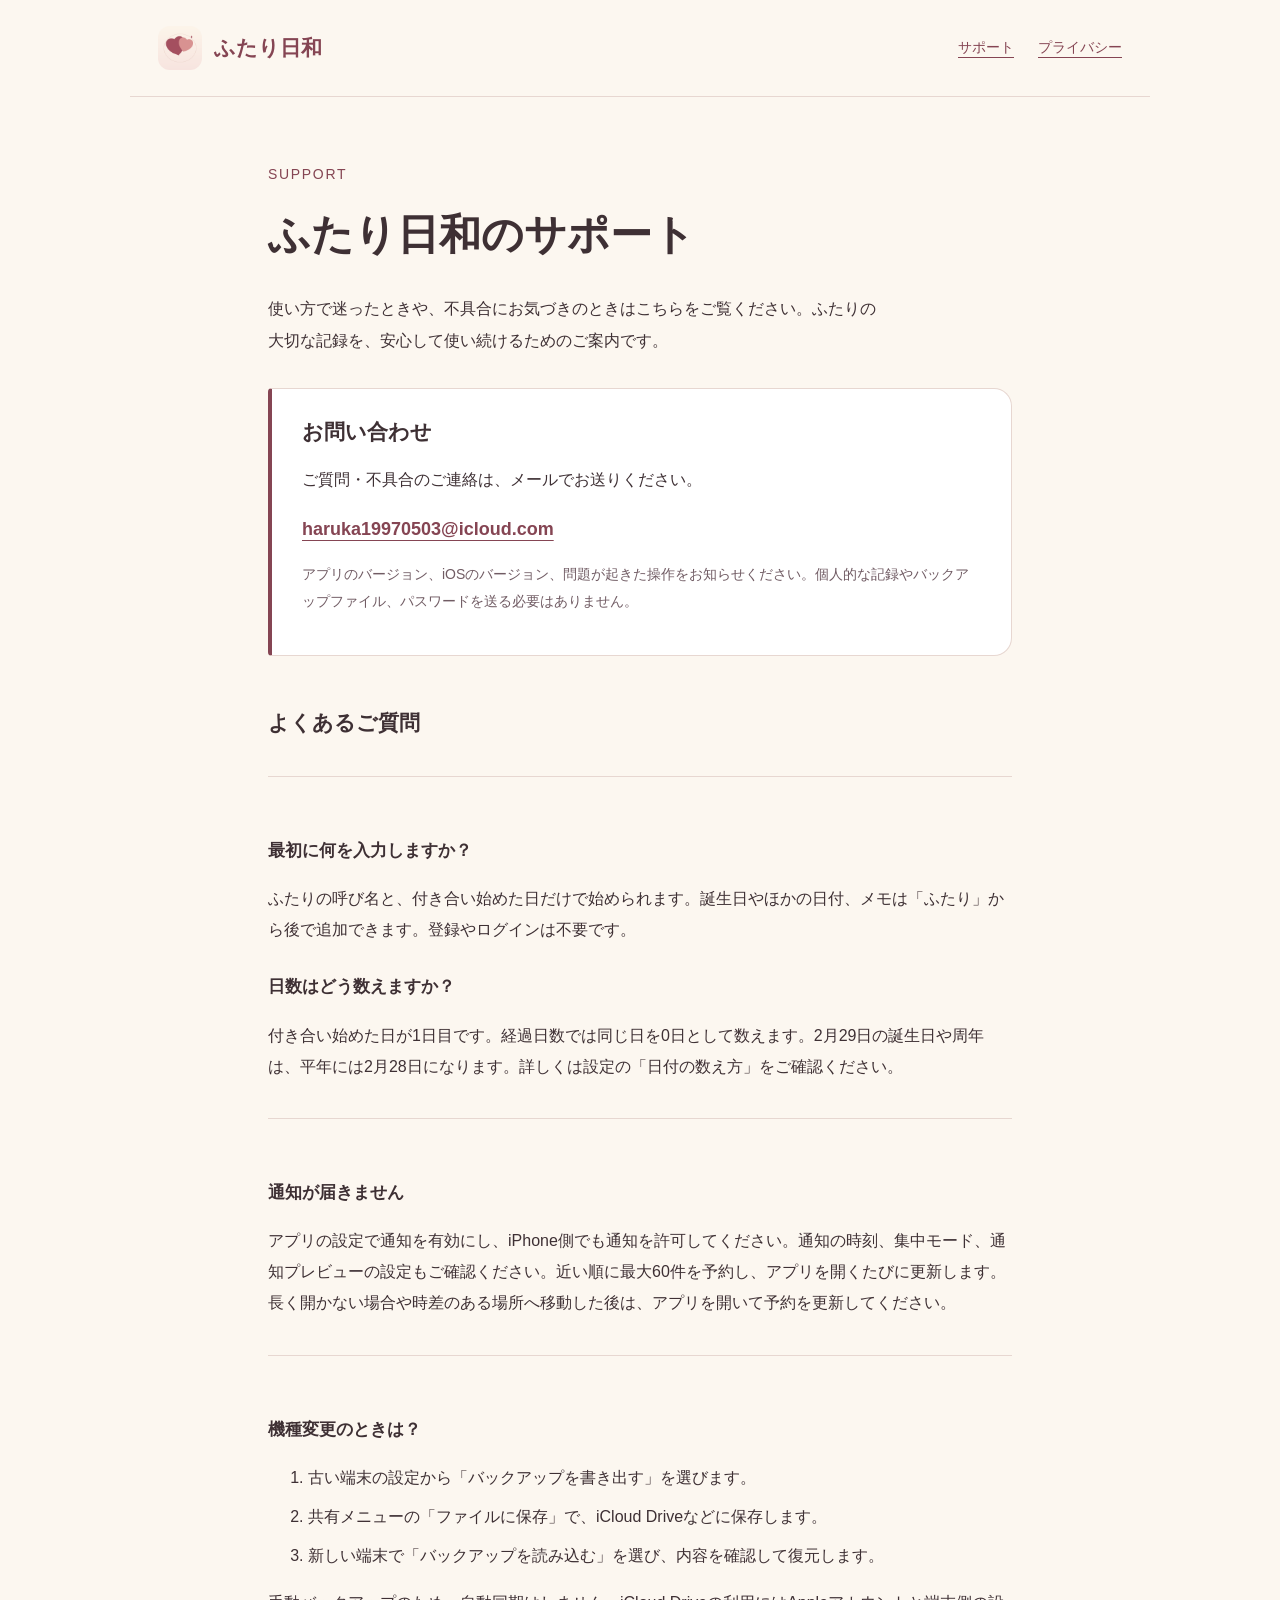
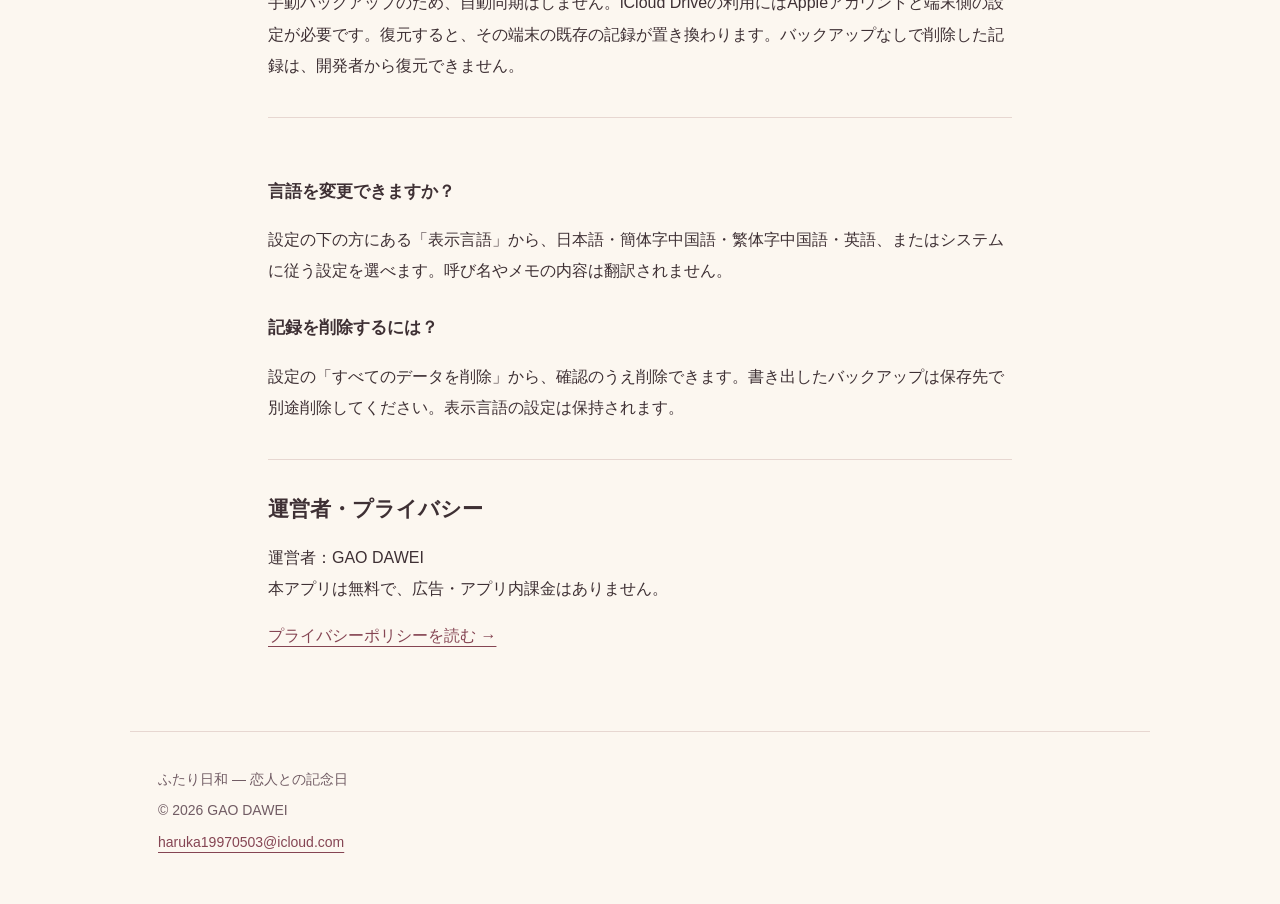
<file: index.html>
<!DOCTYPE html><html lang="ja"><head><meta charSet="utf-8"/><meta name="viewport" content="width=device-width, initial-scale=1"/><link rel="stylesheet" href="./style.css"/><title>ふたり日和｜サポート</title><meta name="description" content="ふたり日和の使い方、お問い合わせ、プライバシーポリシー。"/>
</head><body><a class="skip" href="#main">本文へ移動</a><header><a class="brand" href="./"><img src="./icon.png" width="44" height="44" alt=""/>ふたり日和</a><nav aria-label="メインナビゲーション"><a href="./">サポート</a><a href="./privacy/">プライバシー</a></nav></header><main id="main"><p class="eyebrow">SUPPORT</p><h1>ふたり日和のサポート</h1><p class="lead">使い方で迷ったときや、不具合にお気づきのときはこちらをご覧ください。ふたりの大切な記録を、安心して使い続けるためのご案内です。</p><section class="contact"><h2>お問い合わせ</h2><p>ご質問・不具合のご連絡は、メールでお送りください。</p><a href="mailto:haruka19970503@icloud.com">haruka19970503@icloud.com</a><p class="small">アプリのバージョン、iOSのバージョン、問題が起きた操作をお知らせください。個人的な記録やバックアップファイル、パスワードを送る必要はありません。</p></section><h2>よくあるご質問</h2><section class="section"><h3>最初に何を入力しますか？</h3><p>ふたりの呼び名と、付き合い始めた日だけで始められます。誕生日やほかの日付、メモは「ふたり」から後で追加できます。登録やログインは不要です。</p><h3>日数はどう数えますか？</h3><p>付き合い始めた日が1日目です。経過日数では同じ日を0日として数えます。2月29日の誕生日や周年は、平年には2月28日になります。詳しくは設定の「日付の数え方」をご確認ください。</p></section><section class="section"><h3>通知が届きません</h3><p>アプリの設定で通知を有効にし、iPhone側でも通知を許可してください。通知の時刻、集中モード、通知プレビューの設定もご確認ください。近い順に最大60件を予約し、アプリを開くたびに更新します。長く開かない場合や時差のある場所へ移動した後は、アプリを開いて予約を更新してください。</p></section><section class="section"><h3>機種変更のときは？</h3><ol><li>古い端末の設定から「バックアップを書き出す」を選びます。</li><li>共有メニューの「ファイルに保存」で、iCloud Driveなどに保存します。</li><li>新しい端末で「バックアップを読み込む」を選び、内容を確認して復元します。</li></ol><p>手動バックアップのため、自動同期はしません。iCloud Driveの利用にはAppleアカウントと端末側の設定が必要です。復元すると、その端末の既存の記録が置き換わります。バックアップなしで削除した記録は、開発者から復元できません。</p></section><section class="section"><h3>言語を変更できますか？</h3><p>設定の下の方にある「表示言語」から、日本語・簡体字中国語・繁体字中国語・英語、またはシステムに従う設定を選べます。呼び名やメモの内容は翻訳されません。</p><h3>記録を削除するには？</h3><p>設定の「すべてのデータを削除」から、確認のうえ削除できます。書き出したバックアップは保存先で別途削除してください。表示言語の設定は保持されます。</p></section><section class="section"><h2>運営者・プライバシー</h2><p>運営者：GAO DAWEI<br/>本アプリは無料で、広告・アプリ内課金はありません。</p><a href="./privacy/">プライバシーポリシーを読む →</a></section></main><footer><p>ふたり日和 — 恋人との記念日</p><p>© 2026 GAO DAWEI</p><a href="mailto:haruka19970503@icloud.com">haruka19970503@icloud.com</a></footer></body></html>
</file>
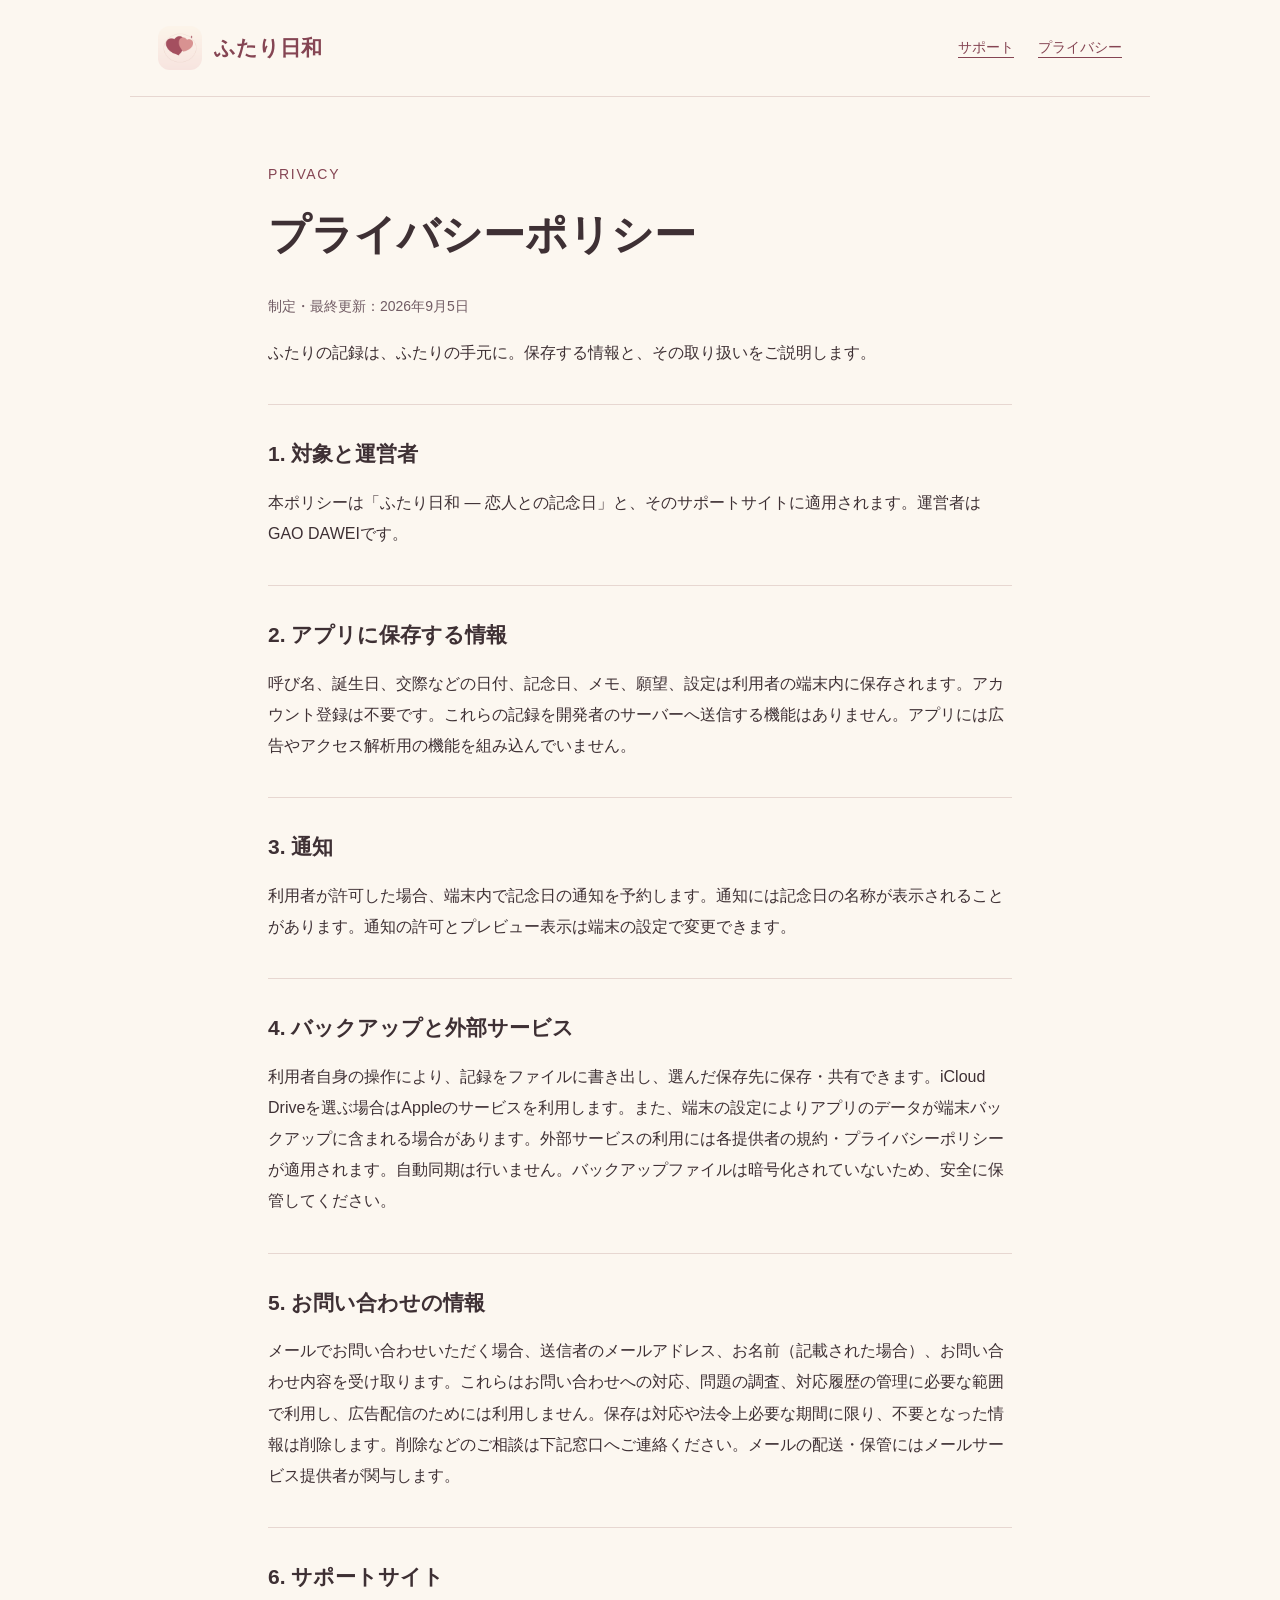
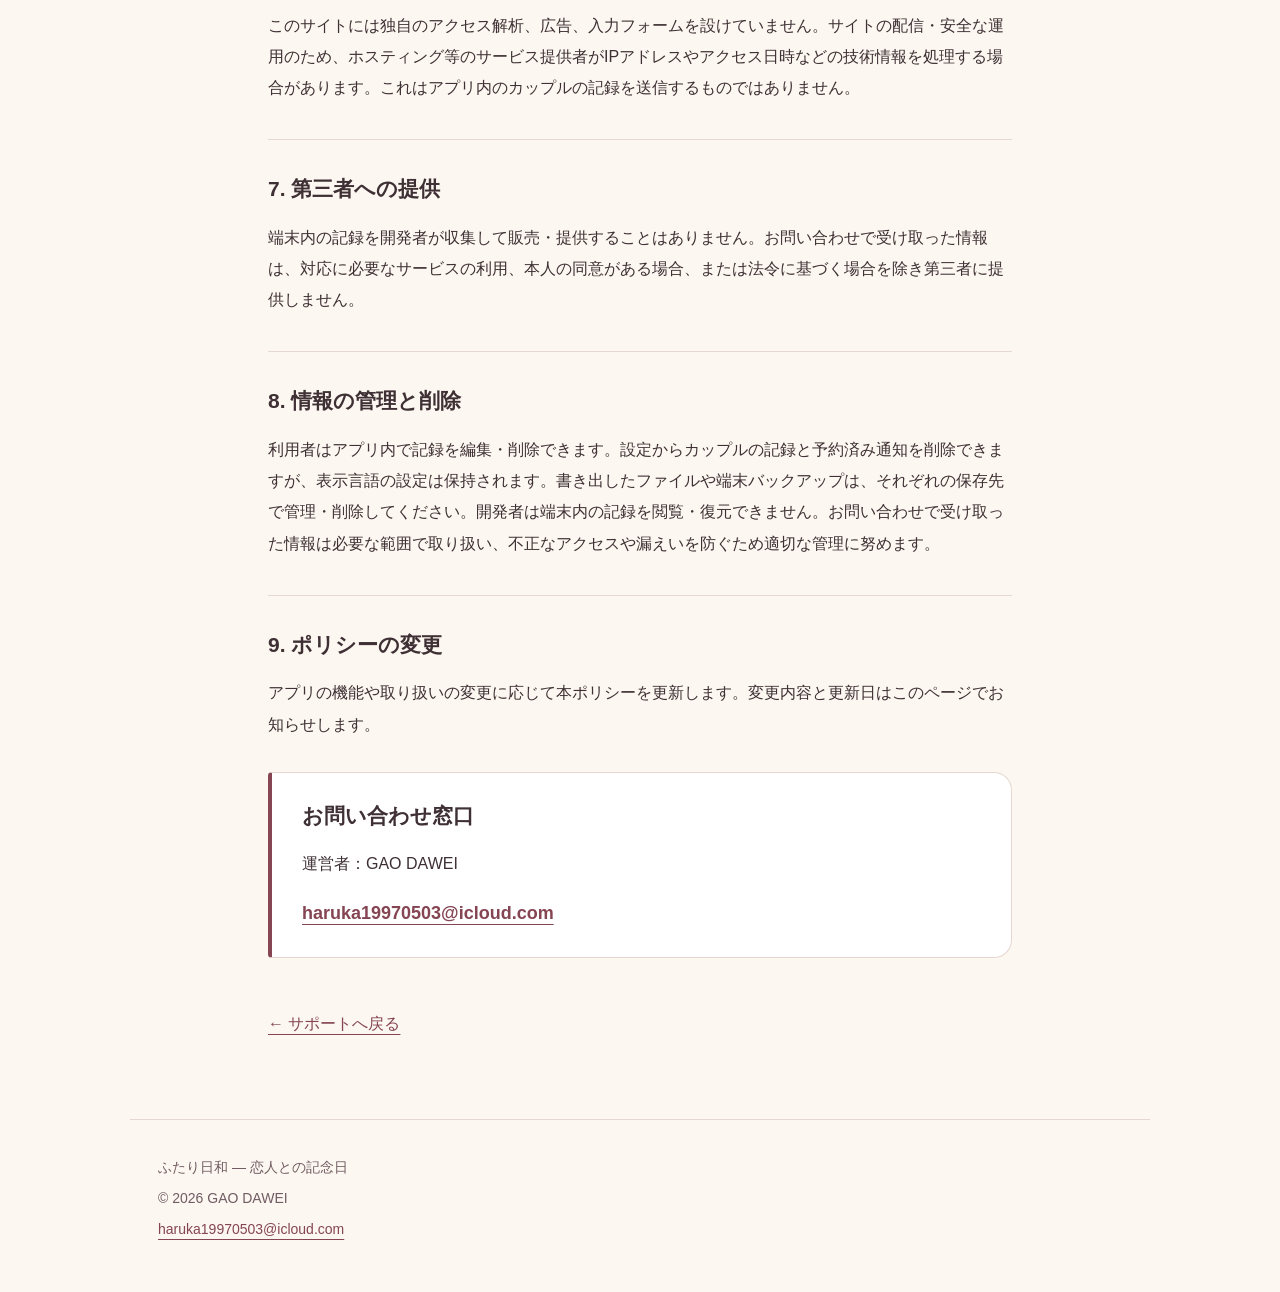
<file: privacy/index.html>
<!DOCTYPE html><html lang="ja"><head><meta charSet="utf-8"/><meta name="viewport" content="width=device-width, initial-scale=1"/><link rel="stylesheet" href="../style.css"/><title>プライバシーポリシー｜ふたり日和</title><meta name="description" content="ふたり日和の使い方、お問い合わせ、プライバシーポリシー。"/>
</head><body><a class="skip" href="#main">本文へ移動</a><header><a class="brand" href="../"><img src="../icon.png" width="44" height="44" alt=""/>ふたり日和</a><nav aria-label="メインナビゲーション"><a href="../">サポート</a><a href="../privacy/">プライバシー</a></nav></header><main id="main"><p class="eyebrow">PRIVACY</p><h1>プライバシーポリシー</h1><p class="small">制定・最終更新：2026年9月5日</p><p class="lead">ふたりの記録は、ふたりの手元に。保存する情報と、その取り扱いをご説明します。</p><section class="section"><h2>1. 対象と運営者</h2><p>本ポリシーは「ふたり日和 — 恋人との記念日」と、そのサポートサイトに適用されます。運営者はGAO DAWEIです。</p></section><section class="section"><h2>2. アプリに保存する情報</h2><p>呼び名、誕生日、交際などの日付、記念日、メモ、願望、設定は利用者の端末内に保存されます。アカウント登録は不要です。これらの記録を開発者のサーバーへ送信する機能はありません。アプリには広告やアクセス解析用の機能を組み込んでいません。</p></section><section class="section"><h2>3. 通知</h2><p>利用者が許可した場合、端末内で記念日の通知を予約します。通知には記念日の名称が表示されることがあります。通知の許可とプレビュー表示は端末の設定で変更できます。</p></section><section class="section"><h2>4. バックアップと外部サービス</h2><p>利用者自身の操作により、記録をファイルに書き出し、選んだ保存先に保存・共有できます。iCloud Driveを選ぶ場合はAppleのサービスを利用します。また、端末の設定によりアプリのデータが端末バックアップに含まれる場合があります。外部サービスの利用には各提供者の規約・プライバシーポリシーが適用されます。自動同期は行いません。バックアップファイルは暗号化されていないため、安全に保管してください。</p></section><section class="section"><h2>5. お問い合わせの情報</h2><p>メールでお問い合わせいただく場合、送信者のメールアドレス、お名前（記載された場合）、お問い合わせ内容を受け取ります。これらはお問い合わせへの対応、問題の調査、対応履歴の管理に必要な範囲で利用し、広告配信のためには利用しません。保存は対応や法令上必要な期間に限り、不要となった情報は削除します。削除などのご相談は下記窓口へご連絡ください。メールの配送・保管にはメールサービス提供者が関与します。</p></section><section class="section"><h2>6. サポートサイト</h2><p>このサイトには独自のアクセス解析、広告、入力フォームを設けていません。サイトの配信・安全な運用のため、ホスティング等のサービス提供者がIPアドレスやアクセス日時などの技術情報を処理する場合があります。これはアプリ内のカップルの記録を送信するものではありません。</p></section><section class="section"><h2>7. 第三者への提供</h2><p>端末内の記録を開発者が収集して販売・提供することはありません。お問い合わせで受け取った情報は、対応に必要なサービスの利用、本人の同意がある場合、または法令に基づく場合を除き第三者に提供しません。</p></section><section class="section"><h2>8. 情報の管理と削除</h2><p>利用者はアプリ内で記録を編集・削除できます。設定からカップルの記録と予約済み通知を削除できますが、表示言語の設定は保持されます。書き出したファイルや端末バックアップは、それぞれの保存先で管理・削除してください。開発者は端末内の記録を閲覧・復元できません。お問い合わせで受け取った情報は必要な範囲で取り扱い、不正なアクセスや漏えいを防ぐため適切な管理に努めます。</p></section><section class="section"><h2>9. ポリシーの変更</h2><p>アプリの機能や取り扱いの変更に応じて本ポリシーを更新します。変更内容と更新日はこのページでお知らせします。</p></section><section class="contact"><h2>お問い合わせ窓口</h2><p>運営者：GAO DAWEI</p><a href="mailto:haruka19970503@icloud.com">haruka19970503@icloud.com</a></section><a href="../">← サポートへ戻る</a></main><footer><p>ふたり日和 — 恋人との記念日</p><p>© 2026 GAO DAWEI</p><a href="mailto:haruka19970503@icloud.com">haruka19970503@icloud.com</a></footer></body></html>
</file>
<file: style.css>
:root{--lightningcss-light:initial;--lightningcss-dark: ;color-scheme:light;--background:#fcf7f0;--foreground:#3e3034;--primary:#854553;--border:#e7d7d1}*{box-sizing:border-box}body{background:var(--background);color:var(--foreground);margin:0;font:16px/1.95 -apple-system,BlinkMacSystemFont,Hiragino Kaku Gothic ProN,Yu Gothic,sans-serif}a{color:var(--primary);text-underline-offset:5px;overflow-wrap:anywhere}a:hover{text-decoration-thickness:2px}a:focus-visible{outline:3px solid var(--primary);outline-offset:5px}header{border-bottom:1px solid var(--border);justify-content:space-between;align-items:center;gap:20px;max-width:1020px;margin:auto;padding:26px 28px;display:flex}.brand{align-items:center;gap:12px;font-size:21px;font-weight:700;text-decoration:none;display:flex}.brand img{border-radius:12px}nav{gap:24px;font-size:14px;display:flex}main{max-width:800px;margin:64px auto 80px;padding:0 28px}h1{margin:10px 0 24px;font-family:Hiragino Mincho ProN,Yu Mincho,serif;font-size:clamp(29px,5vw,42px);font-weight:600;line-height:1.6}h2{margin:0 0 16px;font-size:21px;line-height:1.6}h3{margin:25px 0 8px;font-size:17px}.eyebrow{color:var(--primary);letter-spacing:.12em;font-size:14px}.lead{max-width:620px}.contact{border:1px solid var(--border);border-left:4px solid var(--primary);background:#fff;border-radius:4px 18px 18px 4px;margin:32px 0 50px;padding:26px 30px}.contact a{font-size:18px;font-weight:600;display:inline-block}.small{color:#715c64;font-size:14px}.section{border-top:1px solid var(--border);margin-top:36px;padding-top:32px}li{margin:8px 0}footer{border-top:1px solid var(--border);color:#715c64;max-width:1020px;margin:auto;padding:30px 28px 48px;font-size:14px}footer p{margin:4px 0}.skip{background:#fff;padding:8px;position:absolute;top:-100px;left:16px}.skip:focus{top:8px}@media (max-width:560px){header{flex-direction:column;align-items:flex-start;padding:20px}main{margin:34px auto 50px;padding:0 20px}.contact{padding:20px}nav{gap:22px}}
</file>
